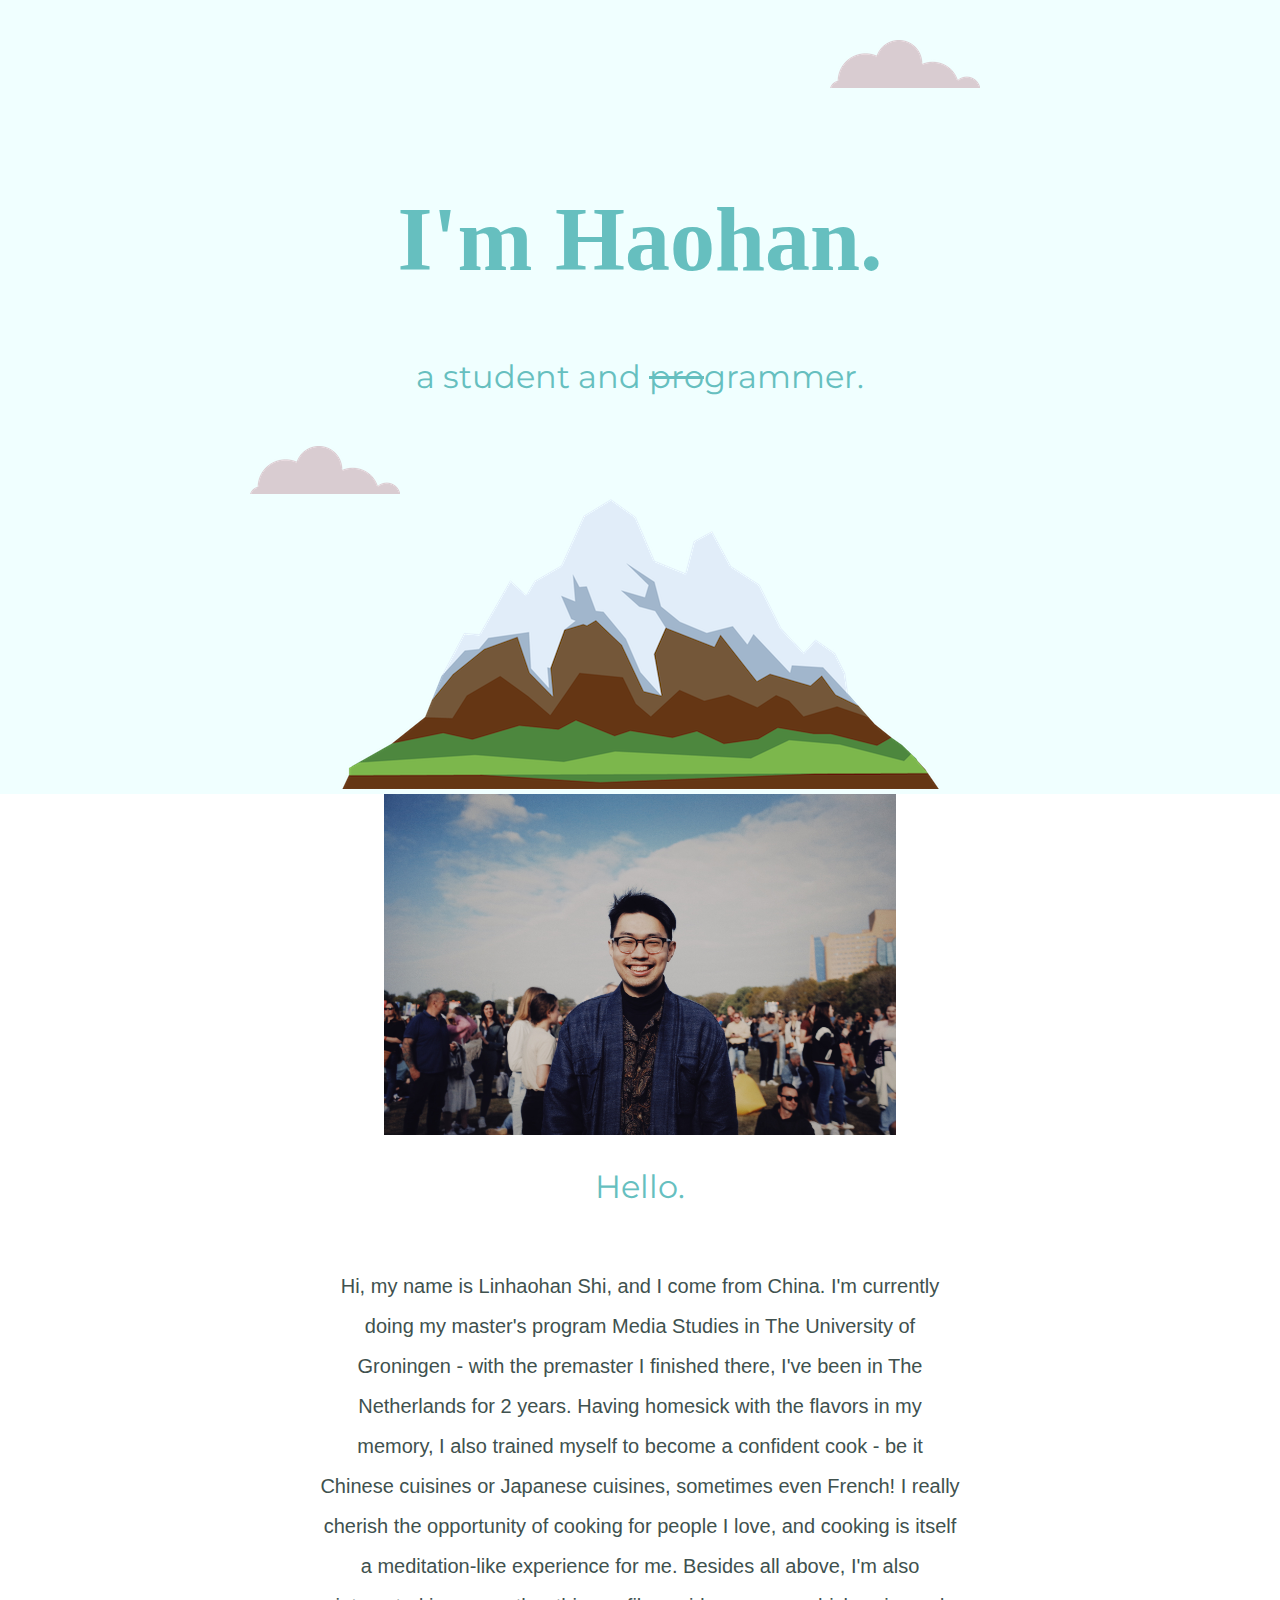
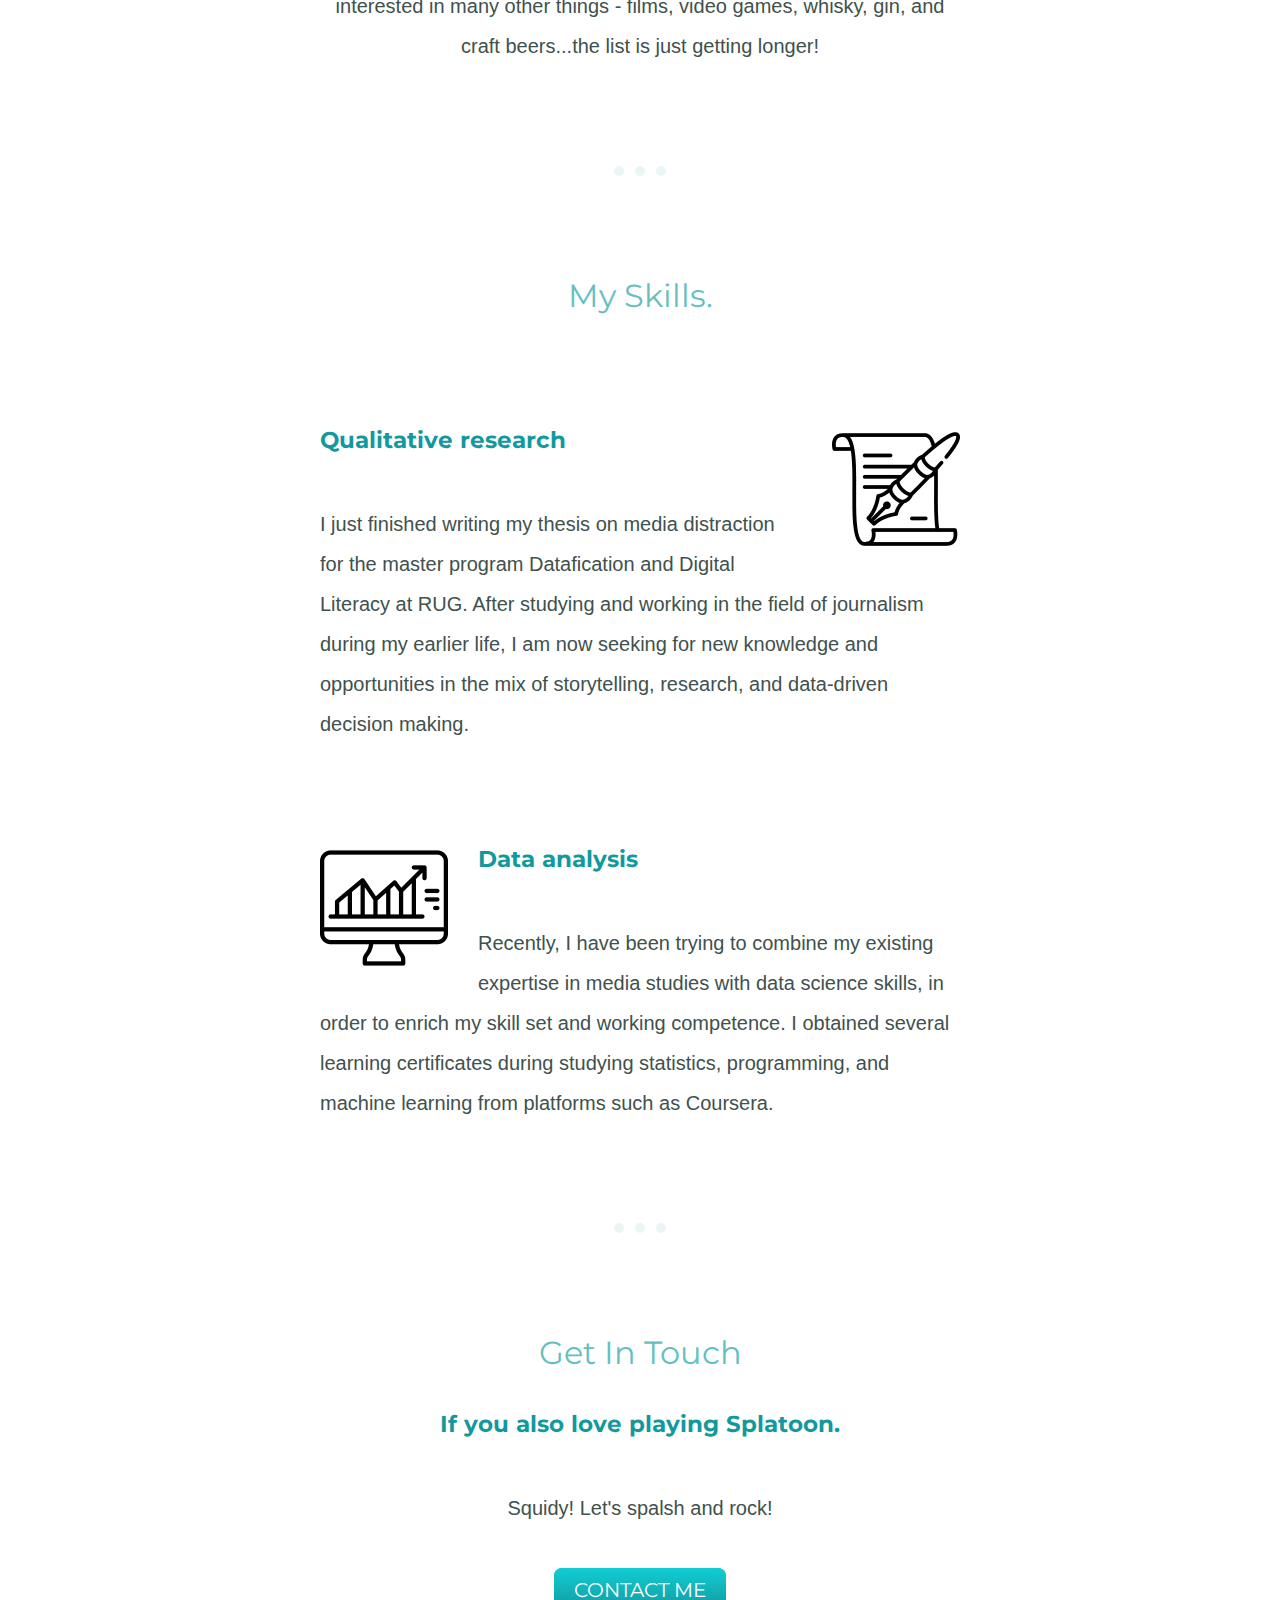
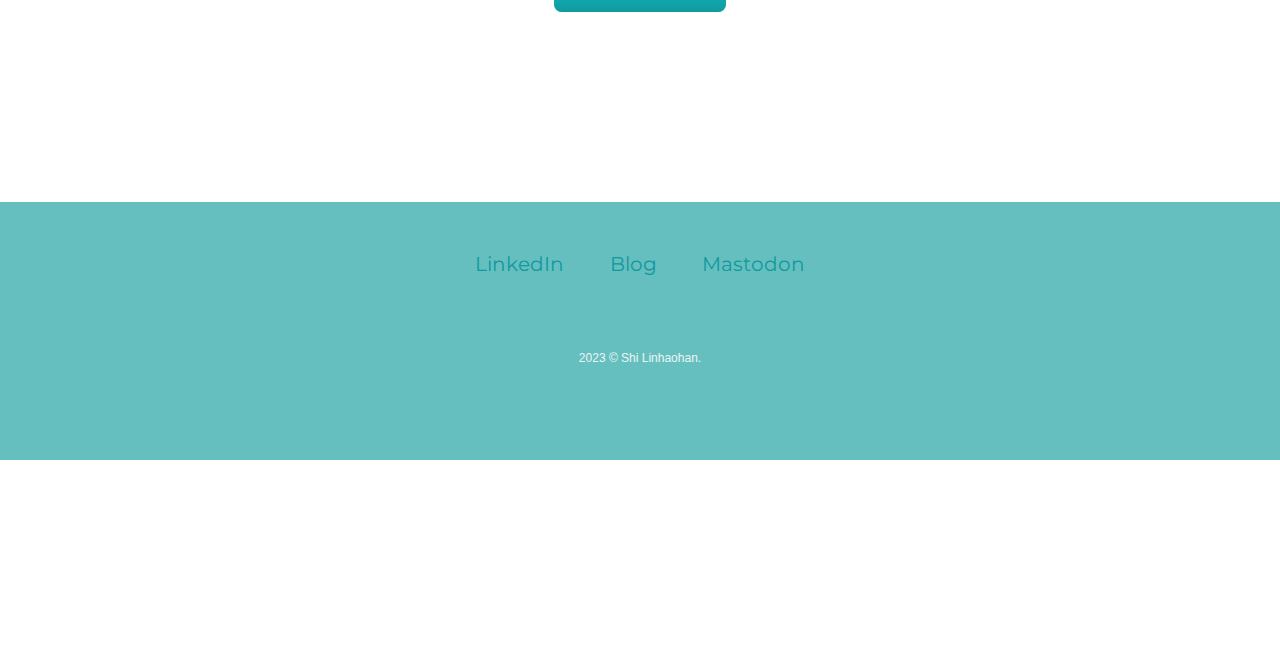
<file: index.html>
<!DOCTYPE html>
<html lang="en">
  <head>
    <!-- Google tag (gtag.js) -->
    <script
      async
      src="https://www.googletagmanager.com/gtag/js?id=G-GYYHGN85X6"
    ></script>
    <script>
      window.dataLayer = window.dataLayer || [];
      function gtag() {
        dataLayer.push(arguments);
      }
      gtag("js", new Date());

      gtag("config", "G-GYYHGN85X6");
    </script>

    <!-- Google Tag Manager -->
    <script>
      (function (w, d, s, l, i) {
        w[l] = w[l] || [];
        w[l].push({ "gtm.start": new Date().getTime(), event: "gtm.js" });
        var f = d.getElementsByTagName(s)[0],
          j = d.createElement(s),
          dl = l != "dataLayer" ? "&l=" + l : "";
        j.async = true;
        j.src = "https://www.googletagmanager.com/gtm.js?id=" + i + dl;
        f.parentNode.insertBefore(j, f);
      })(window, document, "script", "dataLayer", "GTM-NGS79WW");
    </script>
    <!-- End Google Tag Manager -->

    <meta charset="UTF-8" />
    <title>Shi Linhaohan</title>
    <link rel="stylesheet" type="text/css" href="css/styles.css" />
    <link rel="icon" href="asset/favicon.ico" />
    <link rel="preconnect" href="https://fonts.googleapis.com" />
    <link rel="preconnect" href="https://fonts.gstatic.com" crossorigin />
    <link
      href="https://fonts.googleapis.com/css2?family=Montserrat&display=swap"
      rel="stylesheet"
    />
  </head>
  <body>
    <!-- Google Tag Manager (noscript) -->
    <noscript
      ><iframe
        src="https://www.googletagmanager.com/ns.html?id=GTM-NGS79WW"
        height="0"
        width="0"
        style="display: none; visibility: hidden"
      ></iframe
    ></noscript>
    <!-- End Google Tag Manager (noscript) -->

    <div class="top_container">
      <img class="top-cloud" src="images/cloud.png" alt="cloud-img" />
      <h1>I'm Haohan.</h1>
      <h2>a student and <span class="pro">pro</span>grammer.</h2>
      <img class="bottom-cloud" src="images/cloud.png" alt="cloud-img" />
      <img src="images/mountain.png" alt="mountain-img" />
    </div>
    <div class="middle-container">
      <div class="profile">
        <img
          src="images/my_foto.JPG"
          alt="profile photo"
          width="40%"
          height="40%"
        />
        <h2>Hello.</h2>
        <p class="intro">
          Hi, my name is Linhaohan Shi, and I come from China. I'm currently
          doing my master's program Media Studies in The University of Groningen
          - with the premaster I finished there, I've been in The Netherlands
          for 2 years. Having homesick with the flavors in my memory, I also
          trained myself to become a confident cook - be it Chinese cuisines or
          Japanese cuisines, sometimes even French! I really cherish the
          opportunity of cooking for people I love, and cooking is itself a
          meditation-like experience for me. Besides all above, I'm also
          interested in many other things - films, video games, whisky, gin, and
          craft beers...the list is just getting longer!
        </p>
      </div>
      <hr />
      <div class="skills">
        <h2>My Skills.</h2>
        <div class="skill-row">
          <img
            class="writing-skill"
            src="images/poetry.png"
            alt="journalism skills"
          />
          <h3 class="qualitative-research">Qualitative research</h3>
          <p>
            I just finished writing my thesis on media distraction for the
            master program Datafication and Digital Literacy at RUG. After
            studying and working in the field of journalism during my earlier
            life, I am now seeking for new knowledge and opportunities in the
            mix of storytelling, research, and data-driven decision making.
          </p>
        </div>
        <div class="skill-row">
          <img class="data-skill" src="images/stats.png" alt="data skills" />
          <h3>Data analysis</h3>
          <p>
            Recently, I have been trying to combine my existing expertise in
            media studies with data science skills, in order to enrich my skill
            set and working competence. I obtained several learning certificates
            during studying statistics, programming, and machine learning from
            platforms such as Coursera.
          </p>
        </div>
      </div>
      <hr />
      <div class="contact-me">
        <h2>Get In Touch</h2>
        <h3>If you also love playing Splatoon.</h3>
        <p class="contact-msg">Squidy! Let's spalsh and rock!</p>
        <a class="btn" href="mailto:shuantothemoon@gmail.com">CONTACT ME</a>
      </div>
    </div>

    <div class="bottom-container">
      <a class="footer-link" href="https://www.linkedin.com/in/shi-linhaohan//"
        >LinkedIn</a
      >
      <a class="footer-link" href="https://sopor.typlog.io/">Blog</a>
      <a class="footer-link" href="https://bgme.me/@ShaunOne">Mastodon</a>
      <p class="copyright">2023 © Shi Linhaohan.</p>
    </div>
  </body>
</html>
</file>
<file: css/styles.css>
body {
  margin: 0px;
  text-align: center;
  font-family: "Merriweather", sans-serif;
  font-size: 1.25rem;
  color: #40514E;
}

h1 {
  margin: 50px auto 0 auto;
  font-family: "Sacramento", cursive;
  font-size: 5.625rem;
  color: #66BFBF;
  line-height: 2;
}

h2 {
  font-family: "Montserrat", sans-serif;
  font-size: 2rem;
  color: #66BFBF;
  font-weight: normal;
  padding-bottom: 10px;
}

h3 {
  font-family: "Montserrat", sans-serif;
  color: #11999E;
}

p {
  margin: 50px auto 50px auto;
  line-height: 2;
}

.intro {
  width: 50%;
}

a {
  color: #11999E;
  font-family: "Montserrat", sans-serif;
  margin: 10px 20px;
  text-decoration: none;
}

a:hover {
  color: #EAF6F6;
}

hr {
  color: #EAF6F6;
  border: 10px dotted;
  border-style: none none dotted;
  width: 4%;
  margin: 100px auto;
}

.skill-row {
  width: 50%;
  margin: 100px auto 100px auto;
  text-align: left;
}

.qualitative-research {

}

.top_container {
  background-color: azure;
  position: relative;
  padding-top: 100px;
}

.middle_container {
  margin: 100px 0;
}

.writing-skill {
  width: 20%;
  float: right;
  margin-left: 30px;
}

.data-skill {
  width: 20%;
  float: left;
  margin-right: 30px;
}

.bottom-container {
  margin: 200px auto;
  background-color: #66BFBF;
  padding: 50px 0 20px;
}

.contact-msg {
  width: 40%;
}

.pro {
  text-decoration: line-through;
}

.bottom-cloud {
  position: absolute;
  left: 250px;
  bottom: 300px;
}

.top-cloud {
  position: absolute;
  right: 300px;
  top: 40px;
}

.copyright {
  color: #EAF6F6;
  font-size: 0.75rem;
  padding: 20px 0;
}

.btn {
  background: #11cdd4;
  background-image: -webkit-linear-gradient(top, #11cdd4, #11999e);
  background-image: -moz-linear-gradient(top, #11cdd4, #11999e);
  background-image: -ms-linear-gradient(top, #11cdd4, #11999e);
  background-image: -o-linear-gradient(top, #11cdd4, #11999e);
  background-image: linear-gradient(to bottom, #11cdd4, #11999e);
  -webkit-border-radius: 8;
  -moz-border-radius: 8;
  border-radius: 8px;
  font-family: "Montserrat", sans-serif;
  color: #ffffff;
  font-size: 20px;
  padding: 10px 20px 10px 20px;
  text-decoration: none;
}

.btn:hover {
  background: #30e3cb;
  background-image: -webkit-linear-gradient(top, #30e3cb, #2bc4ad);
  background-image: -moz-linear-gradient(top, #30e3cb, #2bc4ad);
  background-image: -ms-linear-gradient(top, #30e3cb, #2bc4ad);
  background-image: -o-linear-gradient(top, #30e3cb, #2bc4ad);
  background-image: linear-gradient(to bottom, #30e3cb, #2bc4ad);
  text-decoration: none;
}
</file>
